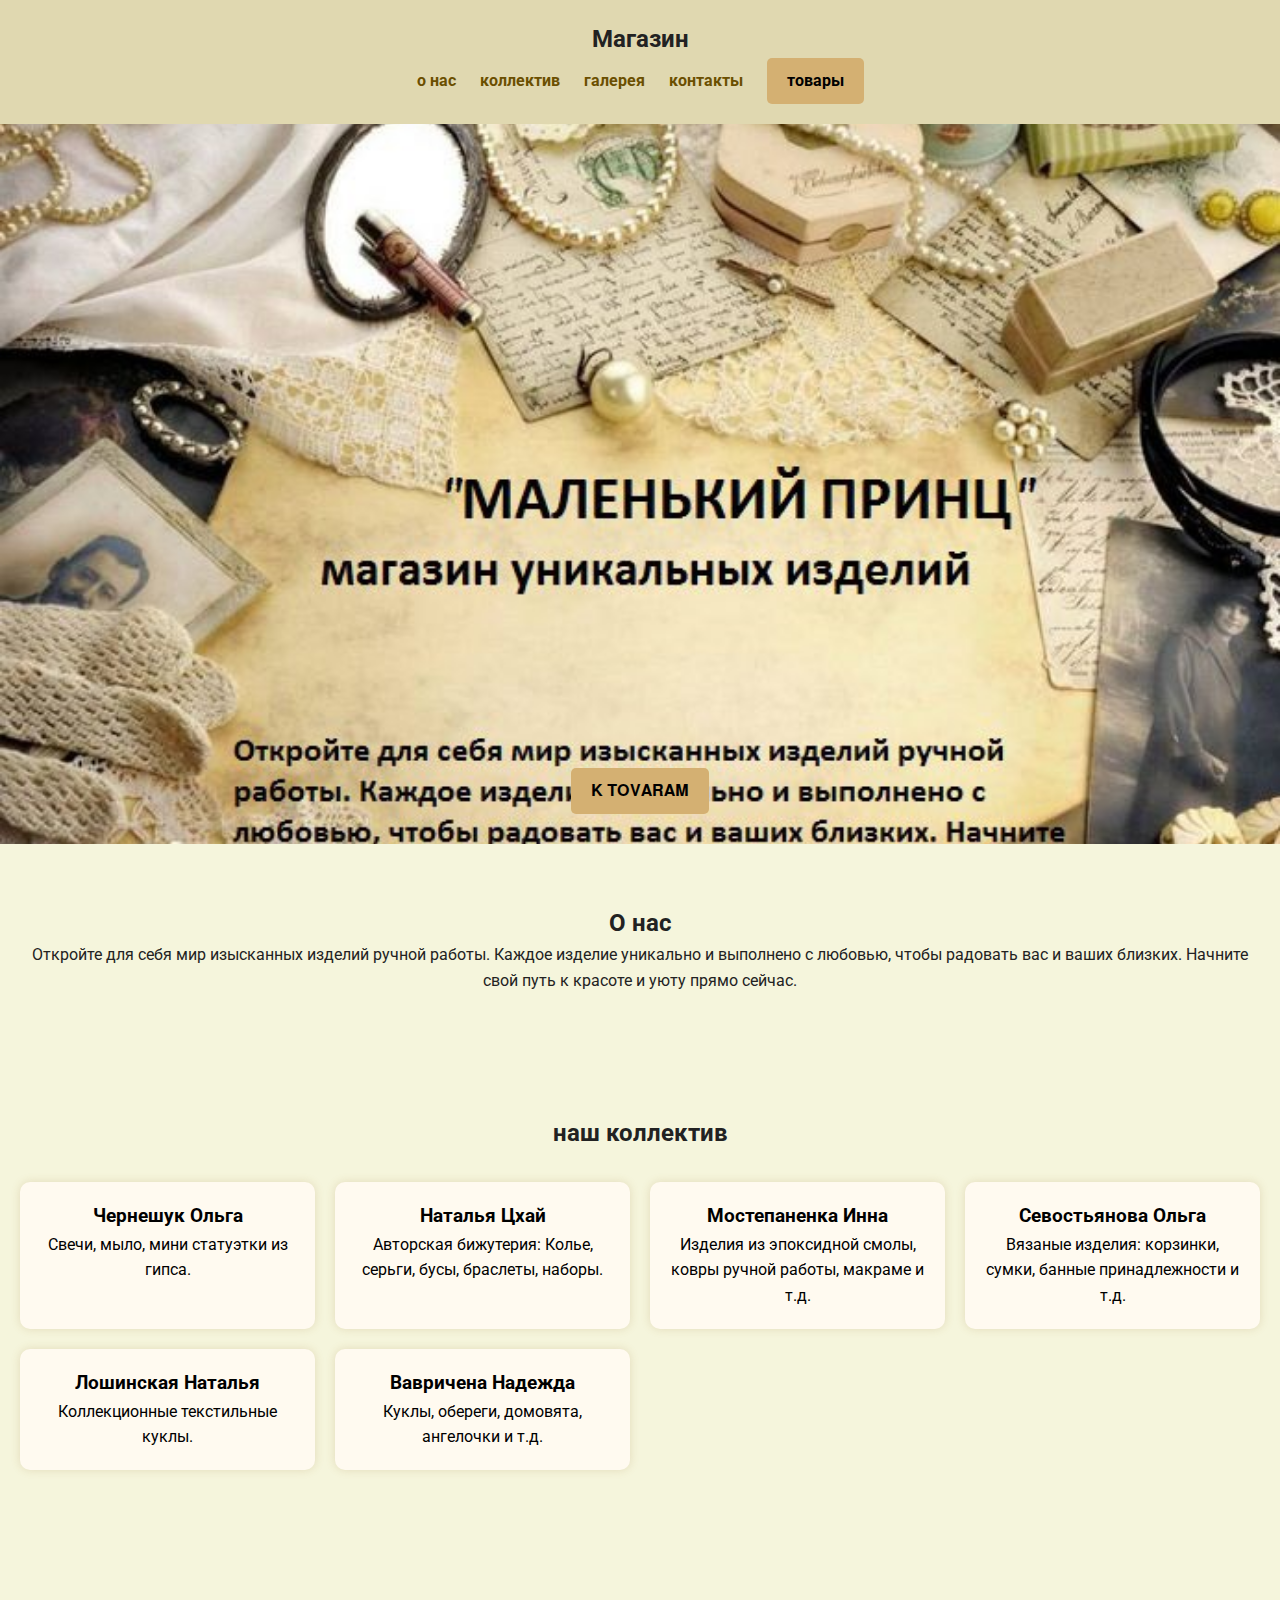
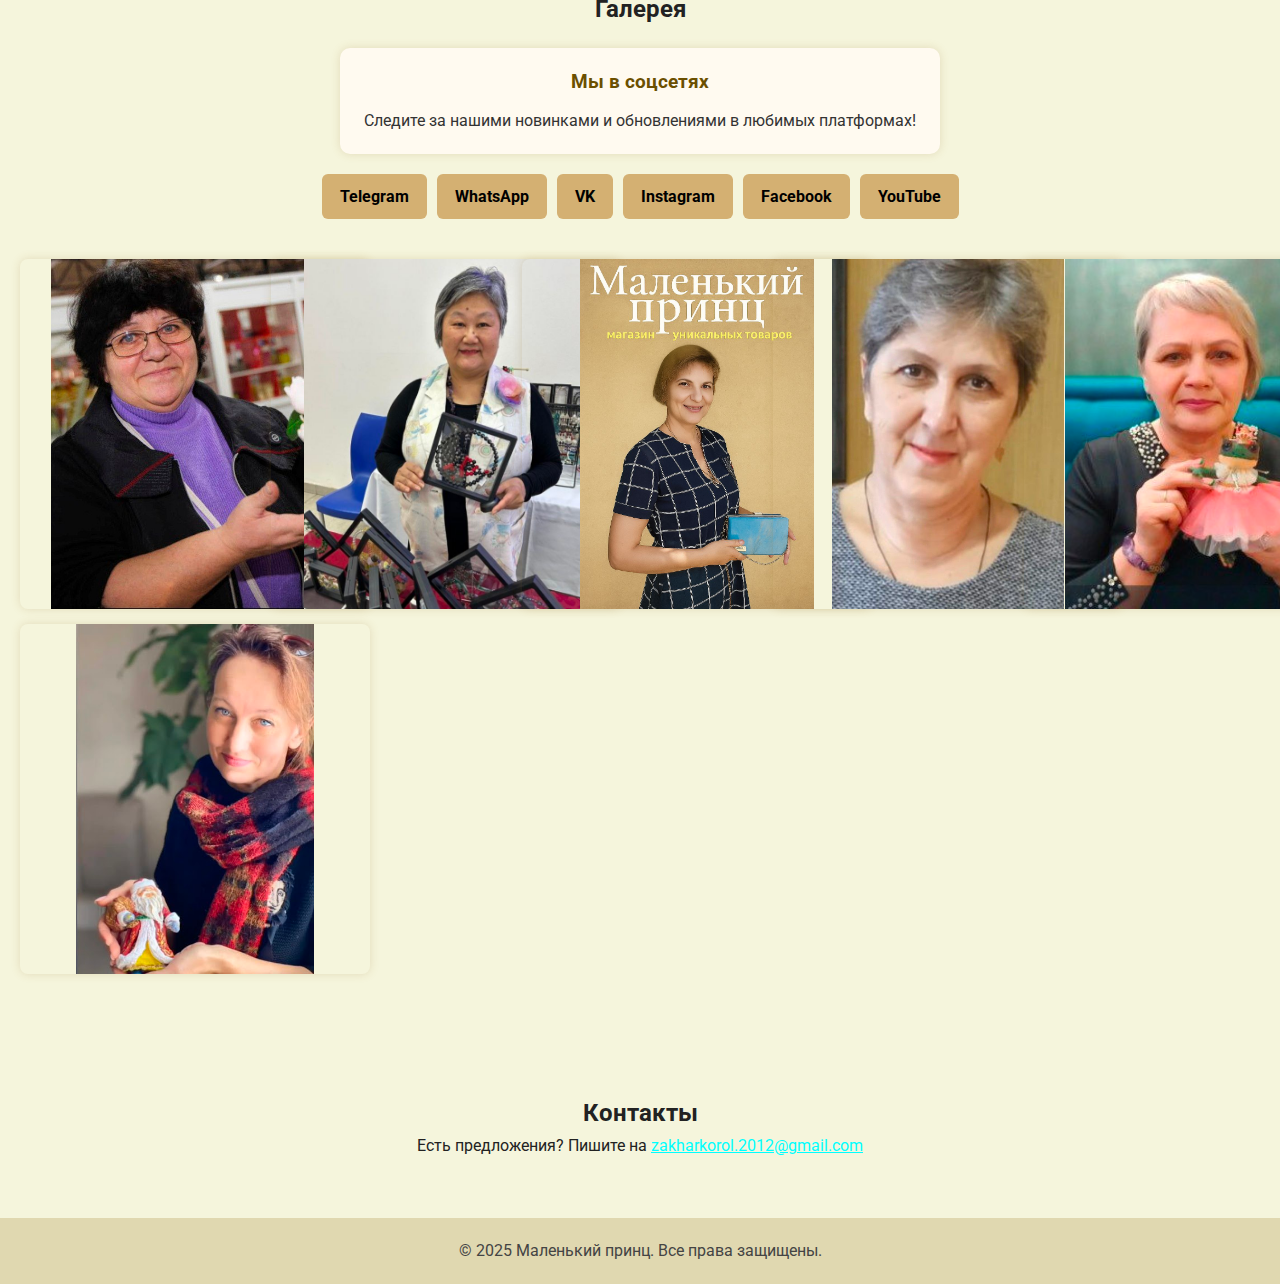
<file: index.html>
<!DOCTYPE html>
<html lang="ru">
<head>
  <meta charset="UTF-8" />
  <meta name="viewport" content="width=device-width, initial-scale=1.0" />
  <title>Магазин</title>
  <link href="https://fonts.googleapis.com/css2?family=Roboto:wght@400;700&display=swap" rel="stylesheet">
  <link rel="stylesheet" href="style.css">
</head>
<body>
  <header>
    <h2>Магазин</h2>
    <nav>
      <a href="#about">о нас</a>
      <a href="#characters">коллектив</a>
      <a href="#gallery">галерея</a>
      <a href="#contact">контакты</a>
      <a href="products.html" class="btn">товары</a>
    </nav>
  </header>

  <section class="hero">
    <h1></h1>
    <h1></h1>
    <a href="products.html" class="btn fixed-bottom-btn">𝐊 𝐓𝐎𝐕𝐀𝐑𝐀𝐌</a>
  </section>

  <section id="about">
    <h2>О нас</h2>
    <p>Откройте для себя мир изысканных изделий ручной работы. Каждое изделие уникально и выполнено с любовью,
       чтобы радовать вас и ваших близких. Начните свой путь к красоте и уюту прямо сейчас.</p>
  </section>

  <section id="characters">
    <h2>наш коллектив</h2>
    <div class="cards">
      <div class="card">
        <h3>Чернешук Ольга</h3>
        <p>Свечи, мыло, мини статуэтки из гипса.</p>
      </div>
      <div class="card">
        <h3>Наталья Цхай</h3>
        <p>Авторская бижутерия: Колье, серьги, бусы, браслеты, наборы.</p>
      </div>
      <div class="card">
        <h3>Мостепаненка Инна</h3>
        <p>Изделия из эпоксидной смолы, ковры ручной работы, макраме и т.д.</p>
      </div>
      <div class="card">
        <h3>Севостьянова Ольга</h3>
        <p>Вязаные изделия: корзинки, сумки, банные принадлежности и т.д.</p>
      </div>
      <div class="card">
        <h3>Лошинская Наталья</h3>
        <p>Коллекционные текстильные куклы.</p>
      </div>
      <div class="card">
        <h3>Вавричена Надежда</h3>
        <p>Куклы, обереги, домовята, ангелочки и т.д.</p>
      </div>
    </div>
  </section>

  <section id="gallery">
    <h2>Галерея</h2>

    <!-- 🔶 Карточка "Мы в соцсетях" -->
    <div class="social-card">
      <h3>Мы в соцсетях</h3>
      <p>Следите за нашими новинками и обновлениями в любимых платформах!</p>
    </div>

    <!-- 🔼 Кнопки соцсетей -->
    <div class="social-buttons">
      <a href="https://t.me/" class="btn">Telegram</a>
      <a href="https://wa.me/" class="btn">WhatsApp</a>
      <a href="https://vk.com/" class="btn">VK</a>
      <a href="https://www.instagram.com/" class="btn">Instagram</a>
      <a href="https://www.facebook.com/" class="btn">Facebook</a>
      <a href="https://youtube.com/" class="btn">YouTube</a>
    </div>

    <!-- 🖼 Галерея картинок -->
    <div class="gallery-grid">
      <img class="gallery-img" src="./img/0.jpg" alt="">
      <img class="gallery-img" src="./img/ц.jpg" alt="">
      <img class="gallery-img" src="./img/p (2).jpg" alt="">
      <img class="gallery-img" src="./img/oг.jpg" alt="">
      <img class="gallery-img" src="./img/n.jpg" alt="">
      <img class="gallery-img" src="./img/н.jpg" alt="">
    </div>
  </section>

  <section id="contact">
    <h2>Контакты</h2>
    <p>Есть предложения? Пишите на <a href="mailto:zakharkorol.2012@gmail.com" style="color: #0ff;">zakharkorol.2012@gmail.com</a></p>
  </section>

  <footer>
    <p>&copy; 2025 Маленький принц. Все права защищены.</p>
  </footer>
</body>
</html>
</file>
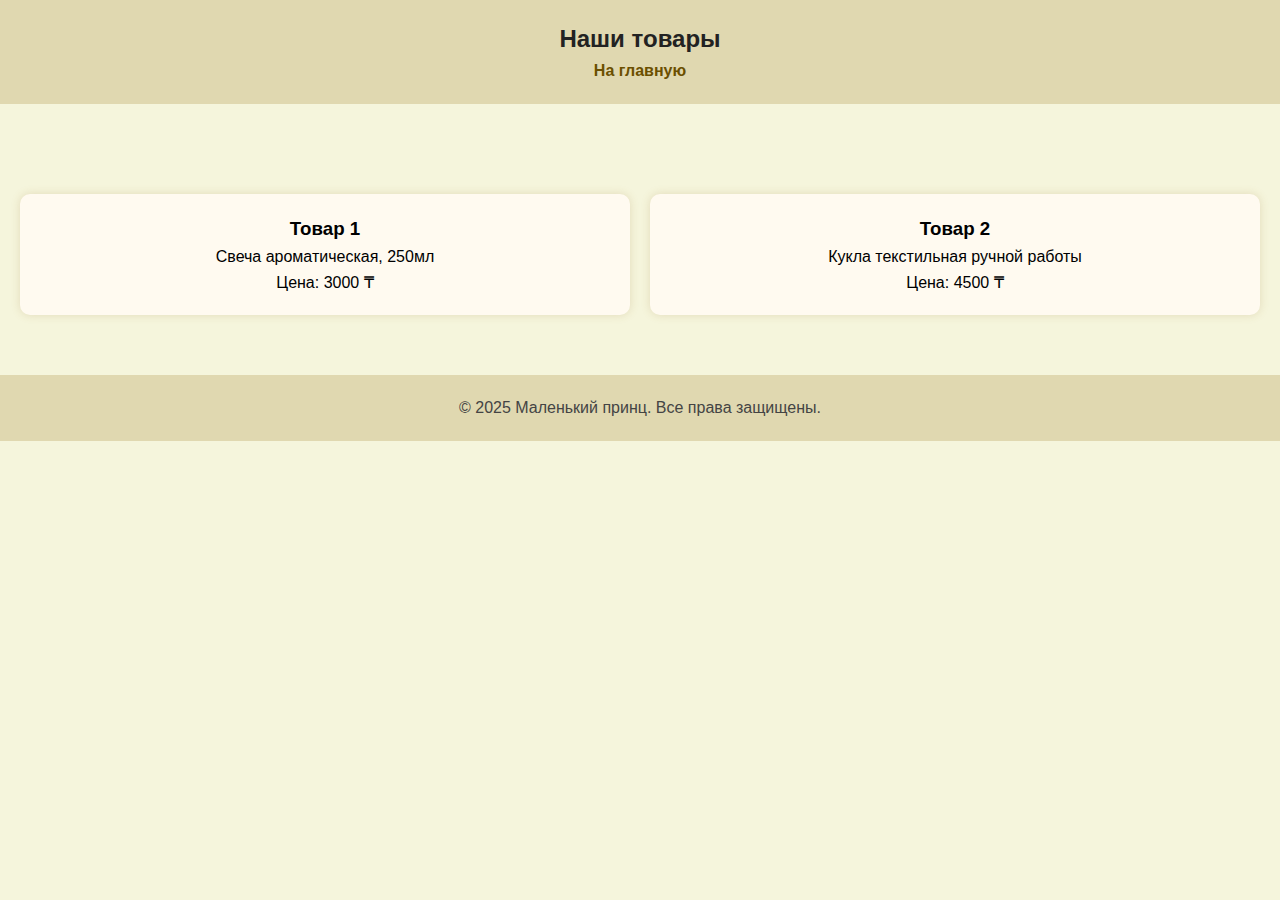
<file: products.html>
<!DOCTYPE html>
<html lang="ru">
<head>
  <meta charset="UTF-8">
  <meta name="viewport" content="width=device-width, initial-scale=1.0">
  <title>Товары</title>
  <link rel="stylesheet" href="style.css">
</head>
<body>
  <header>
    <h2>Наши товары</h2>
    <nav>
      <a href="index.html">На главную</a>
    </nav>
  </header>

  <section class="cards">
    <div class="card">
      <h3>Товар 1</h3>
      <p>Свеча ароматическая, 250мл</p>
      <p>Цена: 3000 ₸</p>
    </div>
    <div class="card">
      <h3>Товар 2</h3>
      <p>Кукла текстильная ручной работы</p>
      <p>Цена: 4500 ₸</p>
    </div>
  </section>

  <footer>
    <p>&copy; 2025 Маленький принц. Все права защищены.</p>
  </footer>
</body>
</html>
</file>
<file: style.css>
* {
  margin: 0;
  padding: 0;
  box-sizing: border-box;
}

body {
  font-family: 'Roboto', sans-serif;
  background-color: #f5f5dc; /* бежевый фон */
  color: #222;
  line-height: 1.6;
}

header, footer {
  background-color: #e0d8b0;
  padding: 20px;
  text-align: center;
}

footer p {
  color: #444;
}

nav a {
  color: #6b4f00;
  margin: 0 10px;
  text-decoration: none;
  font-weight: bold;
  transition: color 0.3s ease;
}

nav a:hover {
  color: #000;
}

section {
  padding: 60px 20px;
  text-align: center;
}

.hero {
  background: url('./img/photo_5416120079025837056_x.jpg') center/cover no-repeat;
  height: 80vh;
  display: flex;
  align-items: center;
  justify-content: center;
  flex-direction: column;
  position: relative;
}

.hero h1 {
  font-size: 3rem;
  color: #000;
  text-shadow: 2px 2px 5px #fff;
}

.btn {
  background-color: #d4b072;
  color: #000;
  border: none;
  padding: 10px 20px;
  font-size: 1rem;
  cursor: pointer;
  border-radius: 5px;
  transition: background 0.3s ease;
  text-decoration: none;
  display: inline-block;
}

.btn:hover {
  background-color: #c29e5d;
}

.fixed-bottom-btn {
  position: absolute;
  bottom: 30px;
  left: 50%;
  transform: translateX(-50%);
}

.cards {
  display: grid;
  grid-template-columns: repeat(auto-fit, minmax(250px, 1fr));
  gap: 20px;
  margin-top: 30px;
}

.card {
  background: #fffaf0;
  padding: 20px;
  border-radius: 10px;
  box-shadow: 0 0 10px rgba(160, 120, 50, 0.2);
  transition: transform 0.3s ease;
  color: #000;
}

.card:hover {
  transform: translateY(-5px);
}

.card img {
  width: 200px;
  height: 200px;
  object-fit: cover;
  border-radius: 10px;
  margin-bottom: 10px;
}

.gallery-grid {
  display: grid;
  grid-template-columns: repeat(auto-fit, minmax(200px, 1fr));
  gap: 15px;
  padding-top: 20px;
}

.gallery-grid img {
  width: 350px;
  height: 350px;
  object-fit: contain;
  object-position: center;
  border-radius: 8px;
  box-shadow: 0 0 10px rgba(160, 120, 50, 0.2);
  transition: transform 0.3s ease;
  margin: auto;
}

.gallery-grid img:hover {
  transform: scale(1.05);
}

/* 🔷 Карточка "Мы в соцсетях" */
.social-card {
  background-color: #fffaf0;
  border-radius: 10px;
  padding: 20px;
  margin: 20px auto;
  max-width: 600px;
  box-shadow: 0 0 10px rgba(160, 120, 50, 0.2);
  text-align: center;
}

.social-card h3 {
  margin-bottom: 10px;
  color: #6b4f00;
}

.social-card p {
  color: #333;
}

/* 🔶 Кнопки соцсетей */
.social-buttons {
  display: flex;
  flex-wrap: wrap;
  justify-content: center;
  gap: 10px;
  margin: 20px 0;
}

.social-buttons .btn {
  background-color: #d4b072;
  color: #000;
  padding: 10px 18px;
  border-radius: 6px;
  text-decoration: none;
  font-weight: bold;
  transition: background 0.3s;
}

.social-buttons .btn:hover {
  background-color: #c29e5d;
}

@media (max-width: 600px) {
  .hero h1 {
    font-size: 2rem;
    text-align: center;
  }

  nav a {
    display: inline-block;
    margin: 10px 5px;
  }

  section {
    padding: 40px 10px;
  }

  .gallery-grid img {
    width: 100%;
    height: auto;
  }
}
</file>
